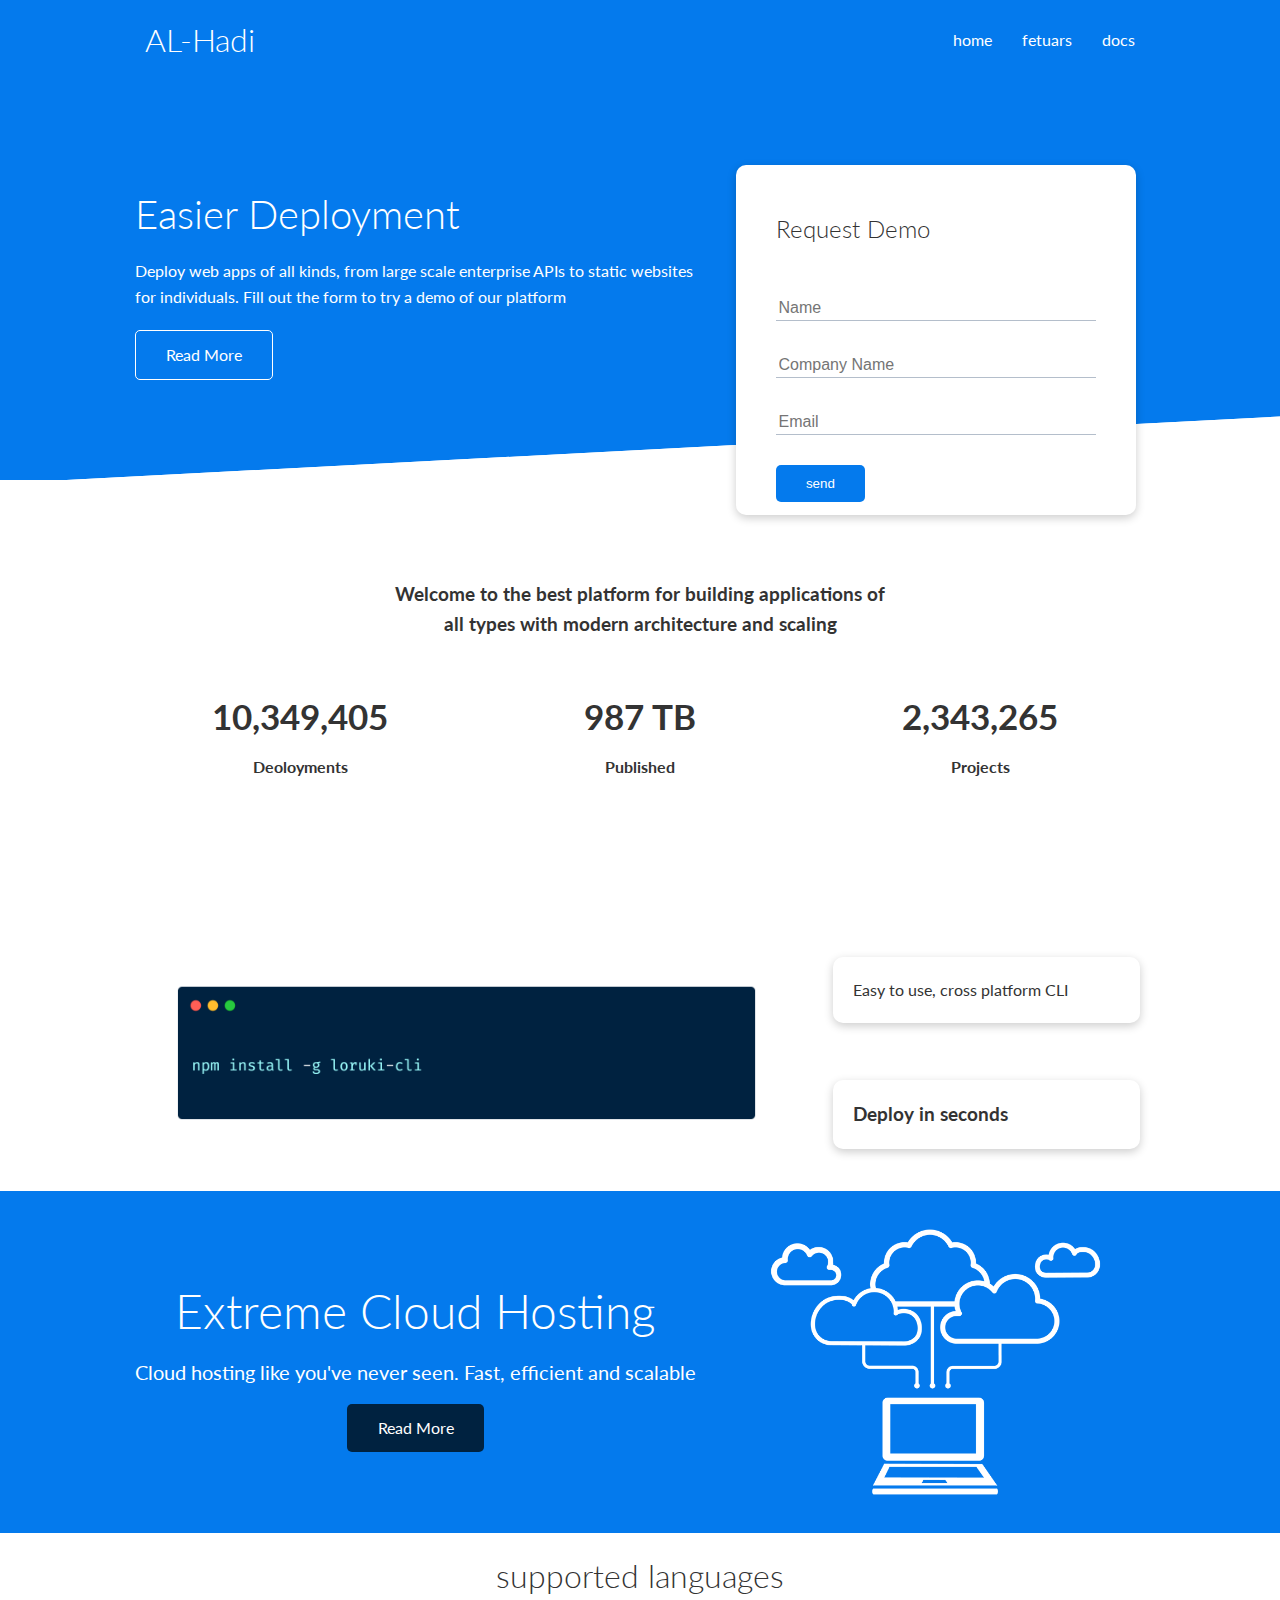
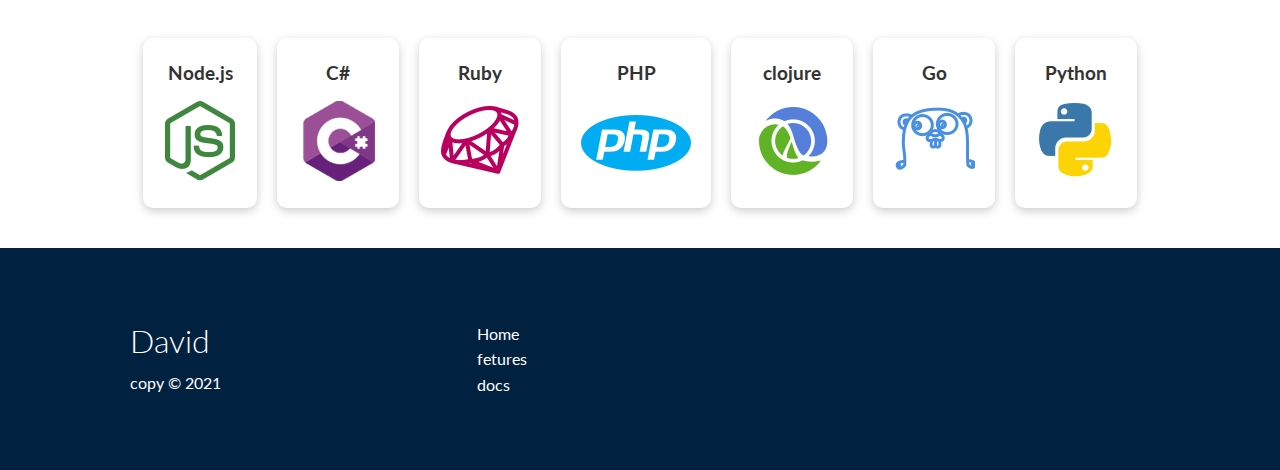
<file: index.html>
<!DOCTYPE html>
<html lang="en">

<head>
    <meta charset="UTF-8">
    <meta http-equiv="X-UA-Compatible" content="IE=edge">
    <meta name="viewport" content="width=device-width, initial-scale=1.0">
    <link rel="stylesheet" href="https://cdnjs.cloudflare.com/ajax/libs/font-awesome/5.15.1/css/all.min.css"
        integrity="sha512-+4zCK9k+qNFUR5X+cKL9EIR+ZOhtIloNl9GIKS57V1MyNsYpYcUrUeQc9vNfzsWfV28IaLL3i96P9sdNyeRssA=="
        crossorigin="anonymous" />
    <link rel="stylesheet" href="css/utilities.css">
    <link rel="stylesheet" href="css/style.css">

    <title>Document</title>
</head>

<body>
    <!-- navbar -->

    <div class="navbar">
        <div class="container flex">
            <h1 class="logo" ><a href="index.html">AL-Hadi</a></h1>
            <nav>
                <ul>
                    <li><a href="index.html">home</a></li>
                    <li><a href="feutres.html">fetuars</a></li>
                    <li><a href="docs.html">docs</a></li>
                </ul>
            </nav>
        </div>
    </div>

    <!-- ShowCase -->

    <section class="showcase">
        <div class="container grid">
            <div class="showcase-text">
                <h1>Easier Deployment</h1>
                <p>Deploy web apps of all kinds, from large scale enterprise APIs to static websites for individuals.
                    Fill out the form to try a demo of our platform</p>
                <a href="feutres.html" class="btn btn-outline">Read More</a>
            </div>

            <div class="showcase-form card">
                <h2>Request Demo</h2>
                <form name="contact" method="POST"  netlify-honeypot="bot-field" data-netlify="true">
                    <input type="hidden" name="form-name" value="contact">

                    <p class="hidden">
                        <label>Don’t fill this out if you’re human: <input name="bot-field" /></label>
                      </p>
                    <div class="form-control">
                        <input type="text" name="name" placeholder="Name" required>
                    </div>

                    <div class="form-control">
                        <input type="text" name="company" placeholder="Company Name" required>
                    </div>

                    <div class="form-control">
                        <input type="email" name="email" placeholder="Email" required>
                    </div>
                    <input type="submit" value="send" class="btn btn-primary">
                </form>
            </div>
        </div>
    </section>

    <!-- stats -->

    <section class="stats">
        <div class="container">
            <h3 class="stats-heading text-center my-1">Welcome to the best platform for building applications of all
                types with modern architecture and scaling
            </h3>
            <div class="grid grid-3 text-center my-4">

                <div>
                    <i class="fas fa-server fa-3x"></i>
                    <h3>10,349,405</h3>
                    <p class="text-secondry">Deoloyments</p>
                </div>

                <div>
                    <i class="fas fa-upload fa-3x"></i>
                    <h3>987 TB</h3>
                    <p class="text-secondry">Published</p>
                </div>

                <div>
                    <i class="fas fa-project-diagram fa-3x"></i>
                    <h3>2,343,265</h3>
                    <p class="text-secondry">Projects</p>
                </div>
            </div>
        </div>
    </section>

    <!-- cli -->
    <section class="cli">
        <div class="grid container">
            <img src="images/cli.png" alt="">
            <div class="card">Easy to use, cross platform CLI</div>
            <div class="card">
                <h3>Deploy in seconds</h3>
            </div>
        </div>
    </section>

    <!-- cloud  -->

    <section class="cloud bg-primary my-2 py-2">
        <div class="container grid">
            <div class="text-center">
                <h2 class="lg">Extreme Cloud Hosting</h2>
                <p class="lead my-1">Cloud hosting like you've never seen. Fast, efficient and scalable</p>
                <a href="feutres.html" class="btn btn-dark">Read More</a>
            </div>
            <img src="images/cloud.png" alt="">
        </div>
    </section>

    <!-- languages -->
    <section class="languages">
        <h2 class="md text-center my-2">
            supported languages
        </h2>
        <div class="container flex">
            <div class="card">
                <h4>Node.js</h4>
                <img src="images/logos/node.png" alt="">
            </div>

            <div class="card">
                <h4>C#</h4>
                <img src="images/logos/csharp.png" alt="">
            </div>

            <div class="card">
                <h4>Ruby</h4>
                <img src="images/logos/ruby.png" alt="">
            </div>

            <div class="card">
                <h4>PHP</h4>
                <img src="images/logos/php.png" alt="">
            </div>

            <div class="card">
                <h4>clojure</h4>
                <img src="images/logos/clojure.png" alt="">
            </div>

            <div class="card">
                <h4>Go</h4>
                <img src="images/logos/go.png" alt="">
            </div>

            <div class="card">
                <h4>Python</h4>
                <img src="images/logos/python.png" alt="">
            </div>
        </div>
    </section>

    <!-- footer -->
    <footer class="footer bg-dark py-5">
        <div class="container grid grid-3">
            <div>
                <h1>David</h1>
                <p>copy &copy; 2021</p>
            </div>
            <nav>
                <ul>
                    <li><a href="index.html"></a>Home</li>
                    <li><a href="feutres.html"></a>fetures</li>
                    <li><a href="docs.html"></a>docs</li>
                </ul>
            </nav>
            <div class="social">
                <a href=""><i class="fab fa-github fa-2x"></i></a>
                <a href=""><i class="fab fa-facebook fa-2x"></i></a>
                <a href=""><i class="fab fa-instagram fa-2x"></i></a>
                <a href=""><i class="fab fa-twitter fa-2x"></i></a>
            </div>
        </div>
    </footer>
</body>

</html>
<!-- در آخر برای همه سکشن ها کانتینر را امتحان کن  -->
</file>
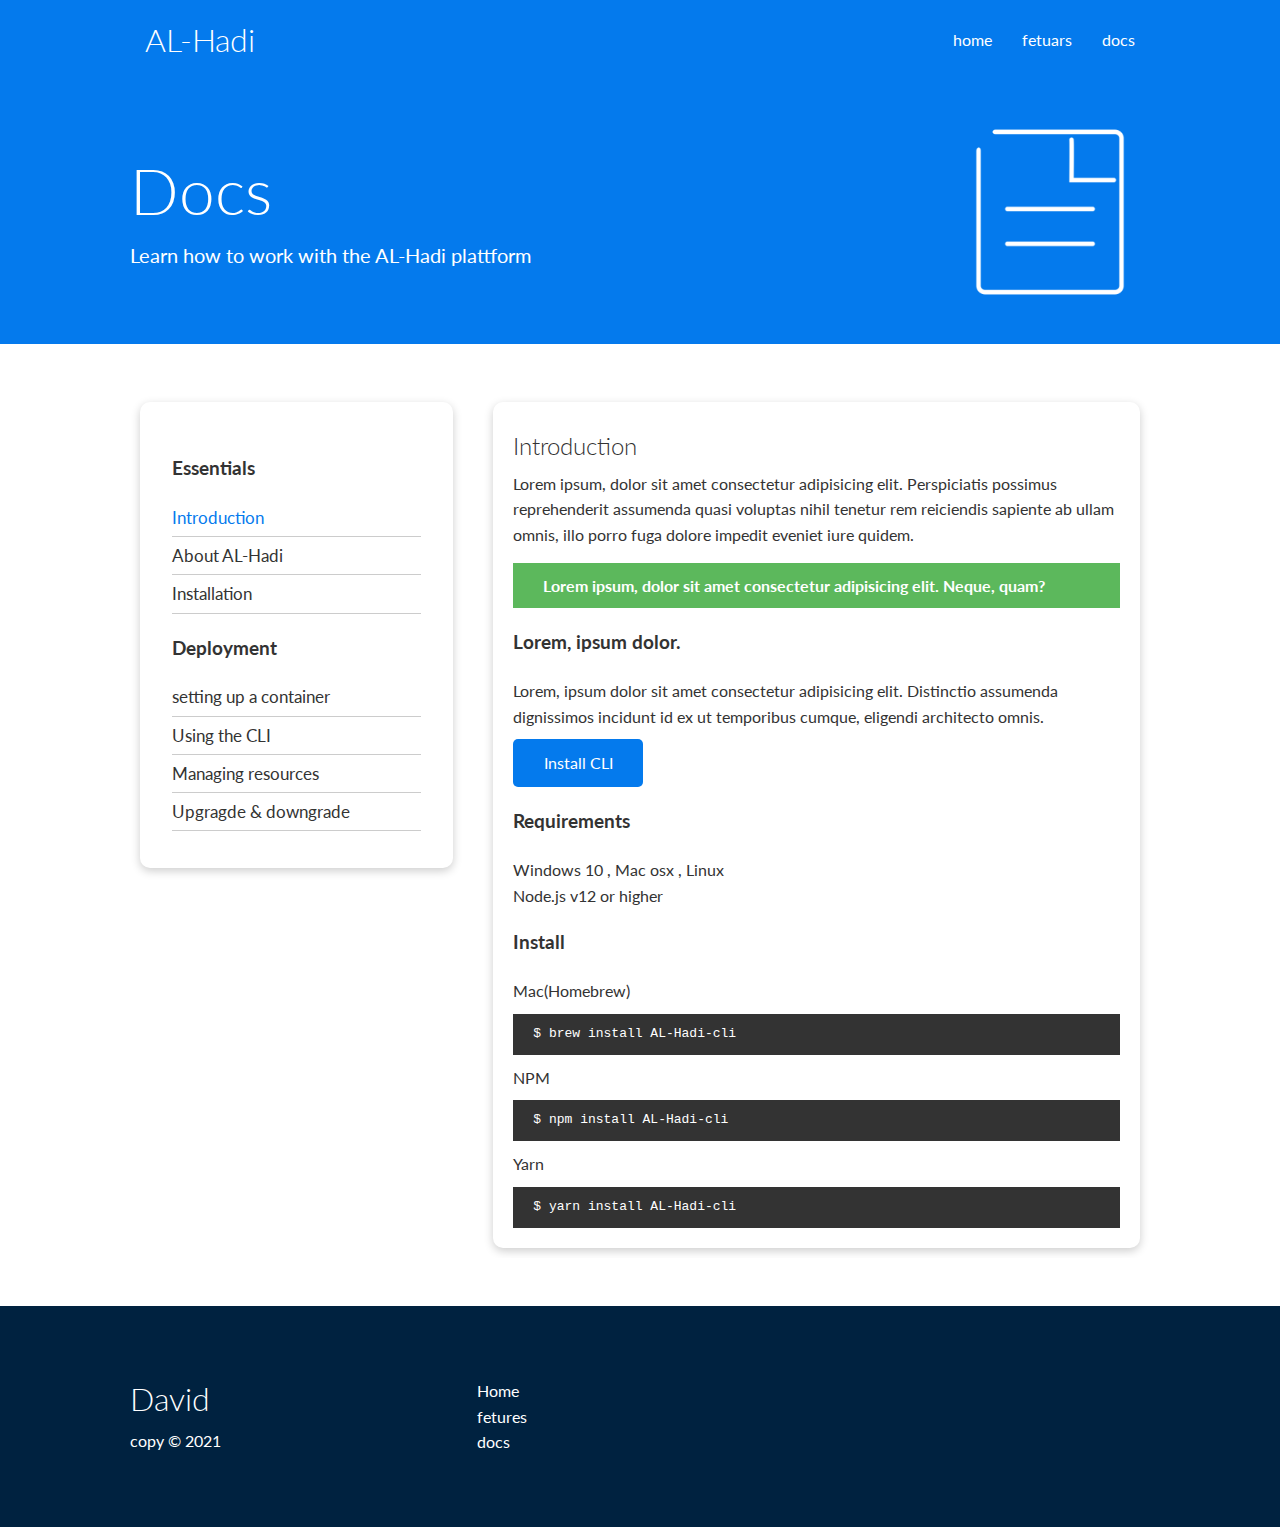
<file: docs.html>
<!DOCTYPE html>
<html lang="en">

<head>
    <meta charset="UTF-8">
    <meta http-equiv="X-UA-Compatible" content="IE=edge">
    <meta name="viewport" content="width=device-width, initial-scale=1.0">
    <link rel="stylesheet" href="https://cdnjs.cloudflare.com/ajax/libs/font-awesome/5.15.1/css/all.min.css"
        integrity="sha512-+4zCK9k+qNFUR5X+cKL9EIR+ZOhtIloNl9GIKS57V1MyNsYpYcUrUeQc9vNfzsWfV28IaLL3i96P9sdNyeRssA=="
        crossorigin="anonymous" />
    <link rel="stylesheet" href="css/utilities.css">
    <link rel="stylesheet" href="css/style.css">

    <title>Document</title>
</head>

<body>
    <!-- navbar -->

    <div class="navbar">
        <div class="container flex">
            <h1 class="logo" ><a href="index.html">AL-Hadi</a></h1>
            <nav>
                <ul>
                    <li><a href="index.html">home</a></li>
                    <li><a href="feutres.html">fetuars</a></li>
                    <li><a href="docs.html">docs</a></li>
                </ul>
            </nav>
        </div>
    </div>
    <!-- head -->

    <div class="docs-head bg-primary py-3">
        <div class="container grid">
            <div>
                <h1 class="xl">Docs</h1>
                <p class="lead">Learn how to work with the AL-Hadi plattform
                </p>
            </div>
            <img src="images/docs.png" alt="">
        </div>
    </div>




<!-- docs main   -->
    <section class="docs-main my-4">
        <div class="container grid">
            <div class="card bg-light p-3">
                <h3 class="my-2">Essentials</h3>
                <nav>
                    <ul>
                        <li><a class="text-primary" href="">Introduction</a></li>
                        <li><a href="">About AL-Hadi</a></li>
                        <li><a href="">Installation</a></li>
                    </ul>
                </nav>
                <h3 class="my-2">Deployment</h3>
                <nav>
                    <ul>
                        <li><a href="">setting up a container</a></li>
                        <li><a href="">Using the CLI</a></li>
                        <li><a href="">Managing resources</a></li>
                        <li><a href="">Upgragde & downgrade</a></li>
                    </ul>
                </nav>
            </div>
            <div class="card">
                <h2>Introduction</h2>
                <p>Lorem ipsum, dolor sit amet consectetur adipisicing elit. Perspiciatis possimus reprehenderit
                    assumenda quasi voluptas nihil tenetur rem reiciendis sapiente ab ullam omnis, illo porro fuga
                    dolore impedit eveniet iure quidem.</p>
                
                    <div class="alert alert-success">
                    <i class="fas fa-info"></i>Lorem ipsum, dolor sit amet consectetur adipisicing elit. Neque, quam?
                </div>
                
                <h3>Lorem, ipsum dolor.</h3>
                <p>Lorem, ipsum dolor sit amet consectetur adipisicing elit. Distinctio assumenda dignissimos incidunt
                    id ex ut temporibus cumque, eligendi architecto omnis.</p>
                    <a href="" class="btn btn-primary">Install CLI</a>

                    <h3>Requirements</h3>
                    <ul>
                        <li>Windows 10 , Mac osx , Linux</li>
                        <li>Node.js v12 or higher</li>
                    </ul>
 
                    <h3>Install</h3>
                    <p>Mac(Homebrew)</p>
                    <pre><code>$ brew install AL-Hadi-cli</code></pre>
                    <p>NPM</p>
                    <pre><code>$ npm install AL-Hadi-cli</code></pre>
                    <p>Yarn</p>
                    <pre><code>$ yarn install AL-Hadi-cli</code></pre>
            </div>

        </div>
    </section>
    <!-- footer -->
    <footer class="footer bg-dark py-5">
        <div class="container grid grid-3">
            <div>
                <h1>David</h1>
                <p> copy &copy; 2021</p>
            </div>
            <nav>
                <ul>
                    <li><a href="index.html"></a>Home</li>
                    <li><a href="feutres.html"></a>fetures</li>
                    <li><a href="docs.html"></a>docs</li>
                </ul>
            </nav>
            <div class="social">
                <a href=""><i class="fab fa-github fa-2x"></i></a>
                <a href=""><i class="fab fa-facebook fa-2x"></i></a>
                <a href=""><i class="fab fa-instagram fa-2x"></i></a>
                <a href=""><i class="fab fa-twitter fa-2x"></i></a>
            </div>
        </div>
    </footer>
</body>

</html>
</file>
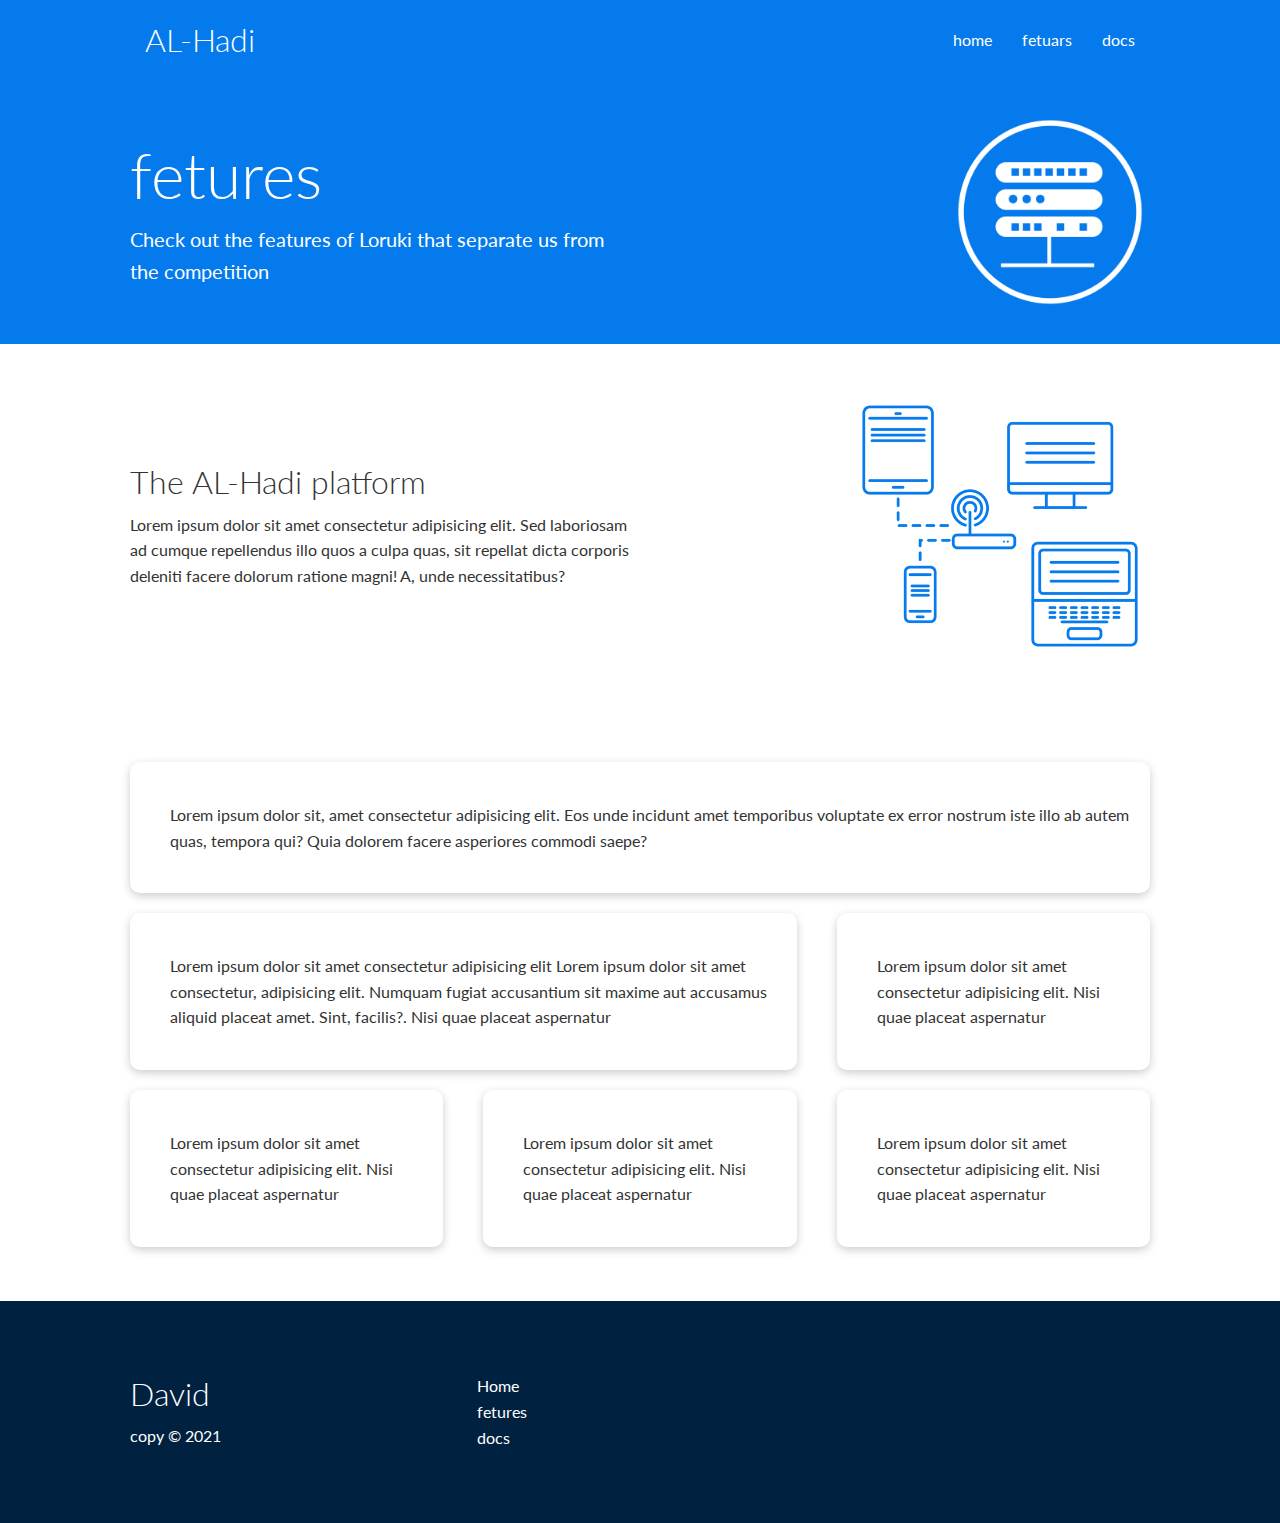
<file: feutres.html>
<!DOCTYPE html>
<html lang="en">

<head>
    <meta charset="UTF-8">
    <meta http-equiv="X-UA-Compatible" content="IE=edge">
    <meta name="viewport" content="width=device-width, initial-scale=1.0">
    <link rel="stylesheet" href="https://cdnjs.cloudflare.com/ajax/libs/font-awesome/5.15.1/css/all.min.css"
        integrity="sha512-+4zCK9k+qNFUR5X+cKL9EIR+ZOhtIloNl9GIKS57V1MyNsYpYcUrUeQc9vNfzsWfV28IaLL3i96P9sdNyeRssA=="
        crossorigin="anonymous" />
    <link rel="stylesheet" href="css/utilities.css">
    <link rel="stylesheet" href="css/style.css">

    <title>Document</title>
</head>

<body>
    <!-- navbar -->

    <div class="navbar">
        <div class="container flex">
            <h1 class="logo" ><a href="index.html">AL-Hadi</a></h1>
            <nav>
                <ul>
                    <li><a href="index.html">home</a></li>
                    <li><a href="feutres.html">fetuars</a></li>
                    <li><a href="docs.html">docs</a></li>
                </ul>
            </nav>
        </div>
    </div>
    <!-- head -->

    <div class="fetures-head bg-primary py-3">
        <div class="container grid">
            <div>
                <h1 class="xl">fetures</h1>
                <p class="lead">Check out the features of Loruki that separate us
                    from the competition
                </p>
            </div>
            <img src="images/server.png" alt="">
        </div>
    </div>

    <!-- sub head -->

    <section class="fetures-sub-head bg-head py-3">
        <div class="container grid">
            <div>
                <h1 class="md">The AL-Hadi platform</h1>
                <p>Lorem ipsum dolor sit amet consectetur adipisicing elit. Sed laboriosam ad cumque repellendus illo
                    quos a culpa quas, sit repellat dicta corporis deleniti facere dolorum ratione magni! A, unde
                    necessitatibus?
                </p>
            </div>
            <img src="images/server2.png" alt="">
        </div>

    </section>

    <!-- fetures-main -->

    <section class="fetures-main my-2">
        <div class="container grid grid-3">
            <div class="card flex">
                <i class="fas fa-server fa-3x"></i>
                <p>Lorem ipsum dolor sit, amet consectetur adipisicing elit. Eos unde incidunt amet temporibus voluptate ex error nostrum iste illo ab autem quas, tempora qui? Quia dolorem facere asperiores commodi saepe?</p>
            </div>
            <div class="card flex">
                <i class="fas fa-network-wired fa-3x"></i>
                <p>Lorem ipsum dolor sit amet consectetur adipisicing elit Lorem ipsum dolor sit amet consectetur, adipisicing elit. Numquam fugiat accusantium sit maxime aut accusamus aliquid placeat amet. Sint, facilis?. Nisi quae placeat aspernatur
                </p>
            </div>    <div class="card flex">
                <i class="fas fa-laptop-code fa-3x"></i>
                <p>Lorem ipsum dolor sit amet consectetur adipisicing elit. Nisi quae placeat aspernatur
                </p>
            </div>    <div class="card flex">
                <i class="fas fa-database fa-3x"></i>
                <p>Lorem ipsum dolor sit amet consectetur adipisicing elit. Nisi quae placeat aspernatur
                </p>
            </div>    <div class="card flex">
                <i class="fas fa-database fa-3x"></i>
                <p>Lorem ipsum dolor sit amet consectetur adipisicing elit. Nisi quae placeat aspernatur
                </p>
            </div>    <div class="card flex">
                <i class="fas fa-upload fa-3x"></i>
                <p>Lorem ipsum dolor sit amet consectetur adipisicing elit. Nisi quae placeat aspernatur
                </p>
            </div>
        </div>

    </section>




    <!-- footer -->
    <footer class="footer bg-dark py-5">
        <div class="container grid grid-3">
            <div>
                <h1>David</h1>
                <p> copy &copy;  2021</p>
            </div>
            <nav>
                <ul>
                    <li><a href="index.html"></a>Home</li>
                    <li><a href="feutres.html"></a>fetures</li>
                    <li><a href="docs.html"></a>docs</li>
                </ul>
            </nav>
            <div class="social">
                <a href=""><i class="fab fa-github fa-2x"></i></a>
                <a href=""><i class="fab fa-facebook fa-2x"></i></a>
                <a href=""><i class="fab fa-instagram fa-2x"></i></a>
                <a href=""><i class="fab fa-twitter fa-2x"></i></a>
            </div>
        </div>
    </footer>
</body>

</html>
</file>
<file: css/utilities.css>
.container {
  max-width: 1100px !important;
  overflow: auto;
  margin: 0 auto;
  padding: 0 40px;
}
.logo{
  cursor: pointer;
}
.card {
  background-color: #fff;
  color: #333;
  border-radius: 10px;
  padding: 20px;
  margin: 10px;
  box-shadow: 0 3px 10px rgba(0, 0, 0, 0.2);
}
.hidden{
  visibility: hidden;
  height: 0;
}
.btn {
  display: inline-block;
  padding: 0.7rem 1.9rem;
  cursor: pointer;
  color: #fff;
  background-color: var(--primary-color);
  border: none;
  border-radius: 5px;
}

.btn-outline {
  background-color: transparent;
  border: 1px solid #fff;
}

.btn:hover {
  transform: scale(0.98);
}
.text-center {
  text-align: center;
}

/* Alert */
.alert{
  background-color: var(--light-color);
  padding: 10px 20px ;
  font-weight: bold;
  margin: 15px 0;
 }
 .alert i{
   margin-right: 10px;
 }
 .alert-success{
   background-color: var(--success-color);
   color: #fff;
 }
 .alert-error{
  background-color: var(--error-color);
  color: #fff;
}

.bg-primary,
.btn-primary {
  background-color: var(--primary-color);
  color: #fff;
}
.bg-secondary,
.btn-secondary {
  background-color: var(--secondary);
  color: #fff;
}
.bg-dark,
.btn-dark {
  background-color: var(--dark-color);
  color: #fff;
}
.bg-ligtt,
.btn-light {
  background-color: var(--light-color);
  color: #333;
}

/* text */
.text-primary{
   color: var(--primary-color);
}
.text-secondary {
   color: var(--secondary);
}
.text-dark {
   color: var(--dark-color);
}
.text-light {
   color: var(--light-color);
}
.flex {
  display: flex;
  align-items: center;
  justify-content: center;
  height: 100%;
}
.grid {
  display: grid;
  grid-template-columns: repeat(2, 1fr);
  gap: 20px;
  justify-content: center;
  align-items: center;
  height: 100%;
}
.grid-3 {
  grid-template-columns: repeat(3, 1fr);
}

/* margins */

.m-1 {
  margin: 1rem;
}

.m-2 {
  margin: 1.5rem;
}

.m-3 {
  margin: 2rem;
}

.m-4 {
  margin: 3rem;
}
.m-5 {
  margin: 4rem;
}

.my-1 {
  margin: 1rem 0;
}

.my-2 {
  margin: 1.5rem 0;
}

.my-3 {
  margin: 2rem 0;
}

.my-4 {
  margin: 3rem 0;
}
.my-5 {
  margin: 4rem 0;
}

/* padding */

.p-1 {
  padding: 1rem;
}

.p-2 {
  padding: 1.5rem;
}

.p-3 {
  padding: 2rem;
}

.p-4 {
  padding: 3rem;
}
.p-5 {
  padding: 4rem;
}

.py-1 {
  padding: 1rem 0;
}

.py-2 {
  padding: 1.5rem 0;
}

.py-3 {
  padding: 2rem 0;
}

.py-4 {
  padding: 3rem 0;
}
.py-5 {
  padding: 4rem 0;
}

/* text sizes */

.lead{
  font-size: 20px;
}

.sm{
  font-size: 1rem;
}

.md{
  font-size: 2rem;
}  

.lg{
  font-size: 3rem;
}
.xl{
  font-size: 4rem;
}
</file>
<file: css/style.css>
@import url("https://fonts.googleapis.com/css2?family=Lato:wght@300&display=swap");
:root {
  --primary-color: #047aed;
  --secodary-color: #1c3fa8;
  --dark-color: #002240;
  --light-color: #f4f4f4;
  --success-color: #5cb85c;
  --error-color: #d9534f;
}
* {
  padding: 0;
  margin: 0;
  box-sizing: border-box;
}

body {
  font-family: "lato", sans-serif;
  color: #333;
  line-height: 1.6;
}
ul {
  list-style: none;
}
a {
  text-decoration: none;
  color: #333;
}
p {
  margin: 10px 0;
}

h1,
h2 {
  font-weight: 300;
  line-height: 1.2;
  margin: 10px 0;
}
img {
  width: 100%;
}

code,
pre {
  background-color: #333;
  color: #fff;
  padding: 10px;
}
/* navbar */

.navbar {
  background-color: var(--primary-color);
  color: #fff;
  height: 80px;
}

.navbar .flex {
  justify-content: space-between;
}
.navbar ul {
  display: flex;
}

.navbar a {
  color: #fff;
  margin: 0 5px;
  padding: 10px;
  transition: 2s;
  transition: border-bottom 0.1s;
}
.navbar nav a:hover {
  border-bottom: 2.5px solid #fff;
}

/* show case */
.showcase {
  height: 400px;
  background-color: var(--primary-color);
  color: #fff;
  position: relative;
}

.showcase-text {
  animation: slideInFromLeft 1s ease;
}
.showcase h1 {
  font-size: 2.5rem;
}

.showcase p {
  margin: 20px 0;
}

.showcase .grid {
  grid-template-columns: 55% auto;
  gap: 30px;
  overflow: visible;
}

.showcase-form {
  position: relative;
  top: 60px;
  height: 350px;
  width: 400px;
  padding: 2.5rem;
  z-index: 100;
  animation: slideInFromRight 1s ease;
}

.showcase-form .form-control {
  margin: 30px 0;
}

.showcase-form input[type="text"],
.showcase-form input[type="email"] {
  border: none;
  border-bottom: 1px solid #b4becb;
  width: 100%;
  font-size: 16px;
  padding: 3px;
}

.showcase-form input:focus {
  outline: none;
}

.showcase::before,
.showcase::after {
  content: "";
  background-color: #fff;
  position: absolute;
  height: 100px;
  bottom: -70px;
  right: 0;
  left: 0;
  transform: skewY(-3deg);
  -webkit-transform: skewY(-3deg);
  -moz-transform: skewY(-3deg);
  -ms-transform: skewY(-3deg);
}
/* stats */

.stats {
  padding: 100px;
  animation: slideInFromBottom 1s ease;
}
.stats-heading {
  max-width: 500px;
  margin: auto;
}
.stats .grid h3 {
  font-size: 2.2rem;
}

.stats .grid p {
  font-weight: 1.2rem;
  font-weight: bold;
}

/* cli */

.cli .grid {
  grid-template-columns: repeat(3, 1fr);
  grid-template-rows: repeat(2, 1fr);
}

.cli .grid > *:first-child {
  grid-column: 1 / span 2;
  grid-row: 1 / span 2;
}

/* cloud */

.cloud .grid {
  grid-template-columns: 4fr 3fr;
}

/* languages */

.languages .flex {
  flex-wrap: wrap;
}
.languages .card {
  text-align: center;
  margin: 18px 10px 40px;
  transition: transform 0.2s ease-in;
}

.languages .card h4 {
  font-size: 1.2rem;
  margin-bottom: 0.8rem;
}
.languages .card:hover {
  transform: translateY(-15px);
}
/* fetures */
.fetures-head img,
.docs-head img {
  width: 200px;
  justify-self: flex-end;
}

/* sub head */

.fetures-sub-head img {
  width: 300px;
  justify-self: flex-end;
}

/* fetures-main */

.fetures-main .card > i {
  margin-right: 20px;
}

.fetures-main .grid {
  padding: 30px;
}
.fetures-main .grid > *:first-child {
  grid-column: 1 / span 3;
}

.fetures-main .grid > *:nth-child(2) {
  grid-column: 1 / span 2;
}

/* docs */

.docs-main h3 {
  margin: 20px 0;
}

.docs-main .grid {
  grid-template-columns: 1fr 2fr;
  align-items: flex-start;
}

.docs-main nav li {
  font-size: 17px;
  padding-bottom: 5px;
  margin-bottom: 5px;
  border-bottom: 1px #ccc solid;
}

/* footer */

.footer .social a {
  color: #fff;
  margin: 0 10px;
}
/* animations */
@keyframes slideInFromLeft {
  0% {
    transform: translateX(-100%);
  }
  100% {
    transform: translateX(0%);
  }
}
@keyframes slideInFromRight {
  0% {
    transform: translateX(100%);
  }
  100% {
    transform: translateX(0%);
  }
}
@keyframes slideInFromTop {
  0% {
    transform: translateY(-100%);
  }
  100% {
    transform: translateY(0%);
  }
}
@keyframes slideInFromBottom {
  0% {
    transform: translateY(100%);
  }
  100% {
    transform: translateY(0%);
  }
}
/* medais */

/* tablet and under */
@media (max-width: 768px) {
  .grid,
  .showcase .grid,
  .stats .grid,
  .cli .grid,
  .cloud .grid,
  .fetures-main .grid,
  .docs-main .grid {
    grid-template-columns: 1fr;
    grid-template-rows: 1fr;
  }
  .showcase {
    height: auto;
  }

  .showcase-text {
    text-align: center;
    margin-top: 40px;
    animation: slideInFromTop 1s ease;
  }

  .showcase-form {
    justify-content: center;
    margin: auto;
    animation: slideInFromBottom 1s ease;
  }
  .cli .grid > *:first-child {
    grid-column: 1;
    grid-row: 1;
  }

  .fetures-head,
  .fetures-sub-head,
  .docs-head {
    text-align: center;
  }

  .fetures-head img,
  .fetures-sub-head img,
  .docs-head img {
    justify-self: center;
  }
  .fetures-main .grid > *:first-child,
  .fetures-main .grid > *:nth-child(2) {
    grid-column: 1;
  }
}

/* mobile */
@media (max-width: 500px) {
  .navbar {
    height: 110px;
  }

  .navbar .flex {
    flex-direction: column;
  }

  .navbar ul {
    padding: 10px;
    background-color: rgba(0, 0, 0, 0.1);
  }
}
</file>
